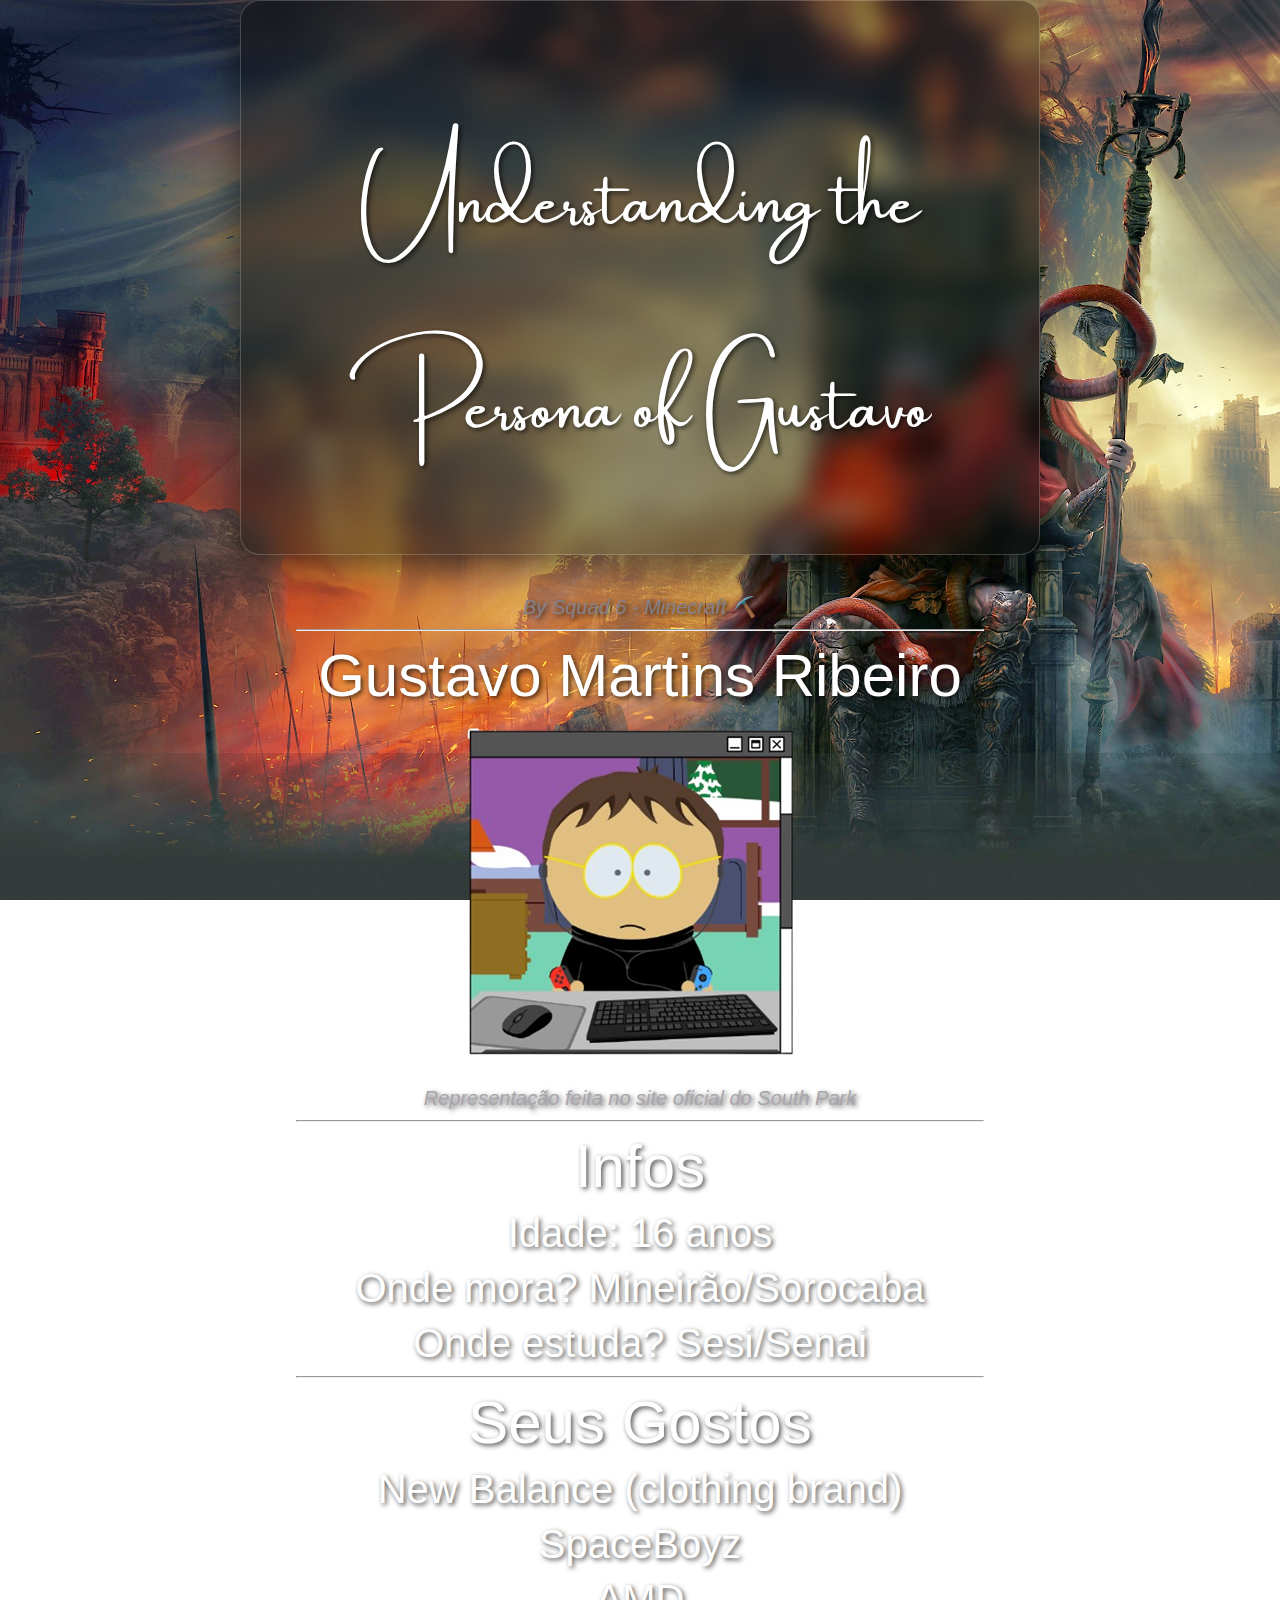
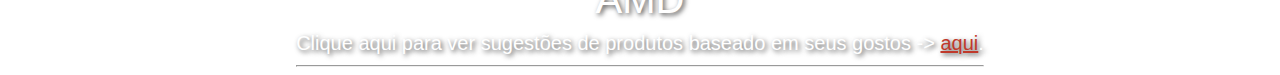
<file: index.html>
<!DOCTYPE html>
<html lang="pt-br">
<head>
    <meta charset="UTF-8">
    <meta name="viewport" content="width=device-width, initial-scale=1.0">
    <title>Persona Gustavo</title>
    <style>
        @font-face {
            font-family: 'Amsterdam Four';
            src: url('/fonts/Amsterdam.woff2') format('woff2'),
                 url('/fonts/Amsterdam.woff2') format('woff'); 
            font-weight: normal;
            font-style: normal;
            font-display: swap; 
        }

        body {
            background-image: url("/assest/1377443.jpg"); 
            background-repeat: no-repeat;
            background-size: cover;
            background-position: center center;
            background-attachment: fixed; 
            min-height: 100vh;
            margin: 0;
            display: flex;
            justify-content: center;
            align-items: center;
            font-family: Arial, sans-serif; 
            color: #ffffff;
            flex-direction: column; 
        }

        
        .titulo-elegante {
            font-family: 'Amsterdam Four', cursive; 
            font-size: 4rem; 
            font-weight: normal; 
            color: #ffffff;
            margin-bottom: 20px; 
            text-shadow: 2px 2px 5px rgba(0, 0, 0, 0.7);
        }

        .assinatura {
            font-family: 'Amsterdam Four', cursive;
            font-size: 1.8rem;
            color: #c0392b; 
            text-shadow: 1px 1px 3px rgba(0, 0, 0, 0.5); 
        }
        
        .card-borrado {
            background-color: rgba(0, 0, 0, 0.4); 
            padding: 40px;
            border-radius: 20px;
            text-align: center;
            box-shadow: 0 10px 40px rgba(0, 0, 0, 0.6); 
            backdrop-filter: blur(12px); 
            -webkit-backdrop-filter: blur(12px); 
            border: 1px solid rgba(255, 255, 255, 0.2); 
            max-width: 800px; 
            width: 90%; 
            box-sizing: border-box; 
        }

        .card-borrado p {
            font-size: 1.2rem;
            line-height: 1.8; 
            color: #e0e0e0; 
            margin-bottom: 15px; 
            text-shadow: 1px 1px 2px rgba(0, 0, 0, 0.6); 
        }

        .container-texto {
            margin-top: 30px;
            text-align: center;
        }

        .container-texto p {
            color: white;
            font-size: 70px;
            margin: 10px 0;
            text-shadow: 2px 2px 5px rgba(0, 0, 0, 0.7);
        }

        
        body {
            animation: fadeInAnimation ease 1s;
            animation-iteration-count: 1;
            animation-fill-mode: forwards;
        }

        @keyframes fadeInAnimation {
            0% {
                opacity: 0;
            }
            100% {
                opacity: 1;
            }
        }

        .fade-out {
            opacity: 0;
            transition: opacity 0.5s;
        }
        
    </style>
</head> 
<body>
    <div class="card-borrado">
        <h1 class="titulo-elegante">Understanding the Persona of Gustavo</h1>
    </div>

    <div class="container-texto">
        <p style="color: rgb(137, 130, 139); font-size: 20px;"><em>By Squad 6 - Minecraft ⛏️</em></p>
        <hr>
       <p style="color: white; font-size: 60px"> Gustavo Martins Ribeiro</p>
        <img src="/assest/image 4.png" >
        <p style="color: rgb(169, 165, 172); font-size: 20px;"><em>Representação feita no site oficial do South Park</em></p>
        <hr>

        <p style="color: white; font-size: 60px"> Infos</p>
        <p style="color: white; font-size: 40px"> Idade: 16 anos</p>
        <p style="color: white; font-size: 40px"> Onde mora? Mineirão/Sorocaba</p>
        <p style="color: white; font-size: 40px"> Onde estuda? Sesi/Senai</p>
        
        <hr>

        <p style="color: white; font-size: 60px"> Seus Gostos</p>
        <p style="color: white; font-size: 40px"> New Balance (clothing brand)</p>
        <p style="color: white; font-size: 40px"> SpaceBoyz </p>
        <p style="color: white; font-size: 40px"> AMD </p>

        <p style= "font-size: 20px">Clique aqui para ver sugestões de produtos baseado em seus gostos -> <a style="color:#c0392b" href="pag2.html">aqui</a>.</p>
        <hr>
    </div>

    <script>
    document.addEventListener('DOMContentLoaded', () => {
        const links = document.querySelectorAll('a');

        links.forEach(link => {
            link.addEventListener('click', function(e) {
                const href = this.getAttribute('href');

                if (href && !href.startsWith('#')) {
                    e.preventDefault();
                    document.body.classList.add('fade-out');
                    setTimeout(() => {
                        window.location.href = href;
                    }, 500);
                }
            });
        });
    });
    </script>
</body>
</html>
</file>
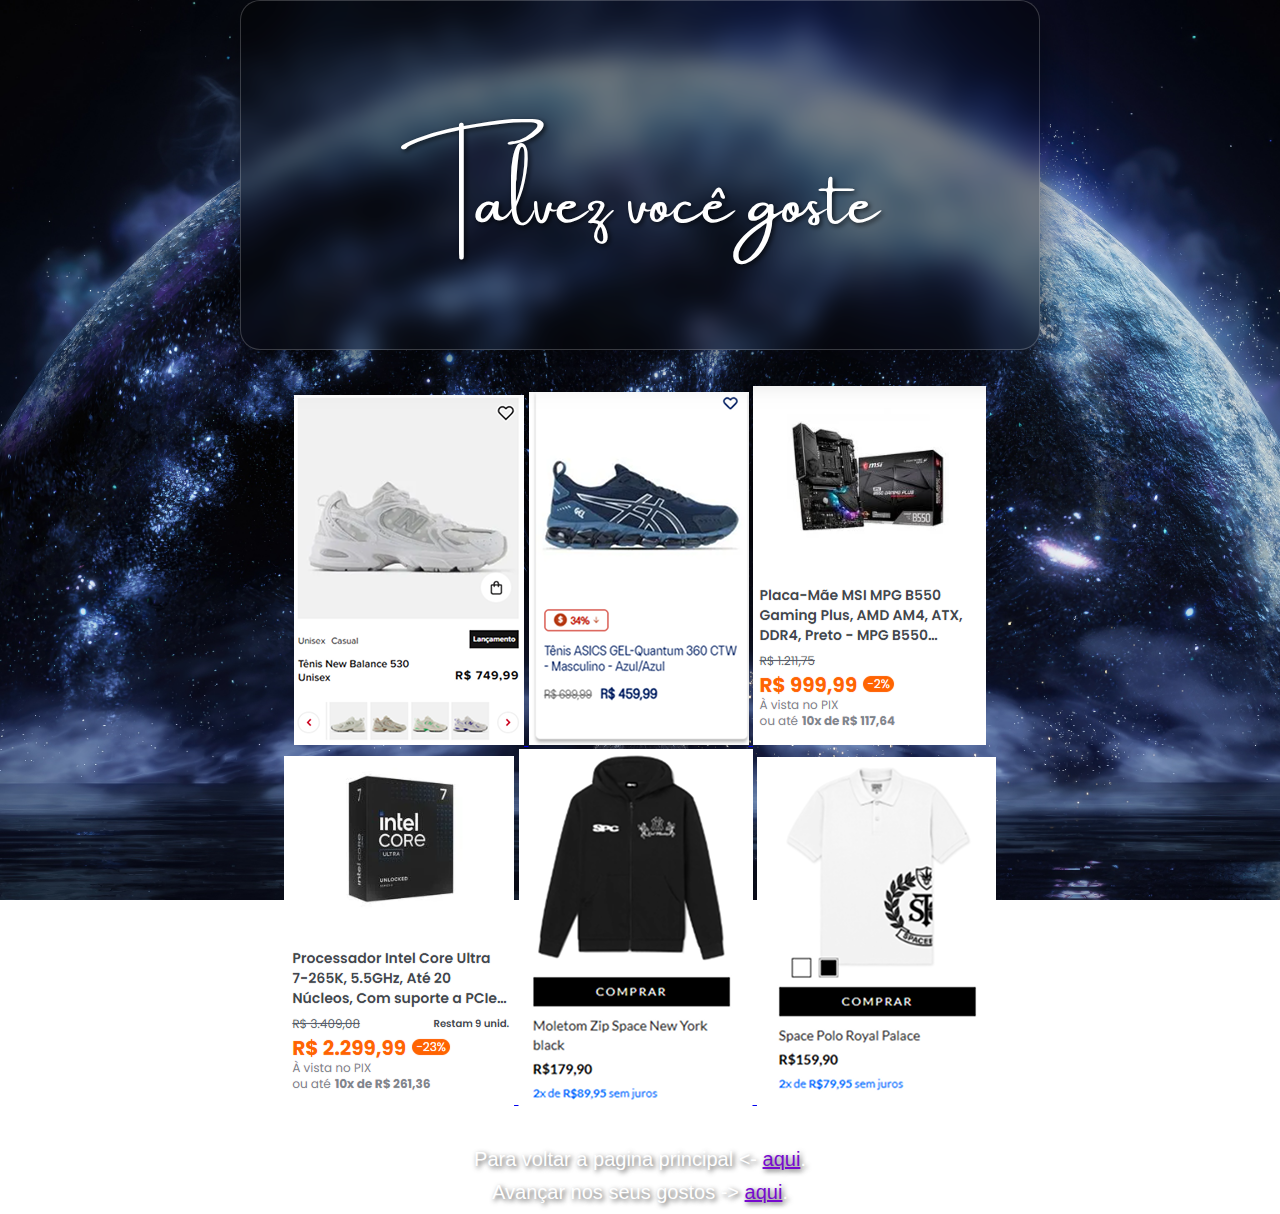
<file: pag2.html>
<!DOCTYPE html>
<html lang="pt-br">
<head>
    <meta charset="UTF-8">
    <meta name="viewport" content="width=device-width, initial-scale=1.0">
    <title>Persona Gustavo</title>
    <style>
        @font-face {
            font-family: 'Amsterdam Four';
            src: url('/fonts/Amsterdam.woff2') format('woff2'),
                 url('/fonts/Amsterdam.woff2') format('woff'); 
            font-weight: normal;
            font-style: normal;
            font-display: swap; 
        }

        body {
            background-image: url('assest/1311862.jpeg'); 
            background-repeat: no-repeat;
            background-size: cover;
            background-position: center center;
            background-attachment: fixed; 
            min-height: 100vh;
            margin: 0;
            display: flex;
            justify-content: center;
            align-items: center;
            font-family: Arial, sans-serif; 
            color: #ffffff;
            flex-direction: column; 
            animation: fadeInAnimation ease 1s;
            animation-iteration-count: 1;
            animation-fill-mode: forwards;
        }

        .titulo-elegante {
            font-family: 'Amsterdam Four', cursive; 
            font-size: 4rem; 
            font-weight: normal; 
            color: #ffffff;
            margin-bottom: 20px; 
            text-shadow: 2px 2px 5px rgba(0, 0, 0, 0.7);
        }

        .assinatura {
            font-family: 'Amsterdam Four', cursive;
            font-size: 1.8rem;
            color: #c0392b; 
            text-shadow: 1px 1px 3px rgba(0, 0, 0, 0.5); 
        }
        
        .card-borrado {
            background-color: rgba(0, 0, 0, 0.4); 
            padding: 40px;
            border-radius: 20px;
            text-align: center;
            box-shadow: 0 10px 40px rgba(0, 0, 0, 0.6); 
            backdrop-filter: blur(12px); 
            -webkit-backdrop-filter: blur(12px); 
            border: 1px solid rgba(255, 255, 255, 0.2); 
            max-width: 800px; 
            width: 90%; 
            box-sizing: border-box; 
        }

        .card-borrado p {
            font-size: 1.2rem;
            line-height: 1.8; 
            color: #e0e0e0; 
            margin-bottom: 15px; 
            text-shadow: 1px 1px 2px rgba(0, 0, 0, 0.6); 
        }

        .container-texto {
            margin-top: 30px;
            text-align: center;
        }

        .container-texto p {
            color: white;
            font-size: 70px;
            margin: 10px 0;
            text-shadow: 2px 2px 5px rgba(0, 0, 0, 0.7);
        }
        
        .imagem-com-espaco {
            float: left; 
            margin-right: 20px;
            margin-bottom: 10px; 
        }
        
        .clearfix::after {
            content: "";
            clear: both;
            display: table;
        }
        
        @keyframes fadeInAnimation {
            0% {
                opacity: 0;
            }
            100% {
                opacity: 1;
            }
        }

        .fade-out {
            opacity: 0;
            transition: opacity 0.5s;
        }

    </style>
</head> 
<body>
    <div class="card-borrado">
        <h1 class="titulo-elegante">Talvez você goste</h1>
    </div>
    
    <div class="clearfix">
        <br>
        <br>
       <a href="https://www.newbalance.com.br/tenis-new-balance-530-unisex-1285940/p" class="gallery-item">
            <img src="assest/image9.png" alt="Tênis New Balance 530">
        </a>
        <a href="https://www.asics.com.br/1201b018-002/p" class="gallery-item">
            <img src="assest/image10.png" alt="Tênis Asics">
        </a>
        <a href="https://www.kabum.com.br/produto/579500/kit-upgrade-amd-ryzen-7-5700-b550-gaming-plus-ddr4" class="gallery-item">
            <img src="assest/image11.png" alt="Kit Upgrade AMD Ryzen">
        </a>
    </div>

    <div class="gallery-row">
        <a href="https://www.kabum.com.br/produto/658023/processador-intel-core-ultra-7-265k-arrow-lake-3-9ghz-5-5ghz-turbo-20cores-20threads-lga-1851-video-integrado" class="gallery-item">
            <img src="assest/image12.png" alt="Processador Intel Core Ultra">
        </a>
        <a href="https://spaceboyz.com.br/produtos/moletom-zip-space-new-york-black/" class="gallery-item">
            <img src="assest/image13.png" alt="Moletom SpaceBoyz">
        </a>
        <a href="https://spaceboyz.com.br/produtos/space-polo-royal-palace/" class="gallery-item">
            <img src="assest/image14.png" alt="Polo SpaceBoyz">
        </a>
    </div>

    <div class="container-texto">
        <p style="font-size: 20px">Para voltar a pagina principal <- <a style="color:#770acf" href="index.html">aqui</a>.</p>
        <p style="font-size: 20px">Avançar nos seus gostos -> <a style="color:#770acf" href="pag3.html">aqui</a>.</p>
    </div>

    <script>
    document.addEventListener('DOMContentLoaded', () => {
        const links = document.querySelectorAll('a');

        links.forEach(link => {
            link.addEventListener('click', function(e) {
                const href = this.getAttribute('href');

                if (href && !href.startsWith('#')) {
                    e.preventDefault();
                    document.body.classList.add('fade-out');
                    setTimeout(() => {
                        window.location.href = href;
                    }, 500);
                }
            });
        });
    });
    </script>
</body>

</html>
</file>
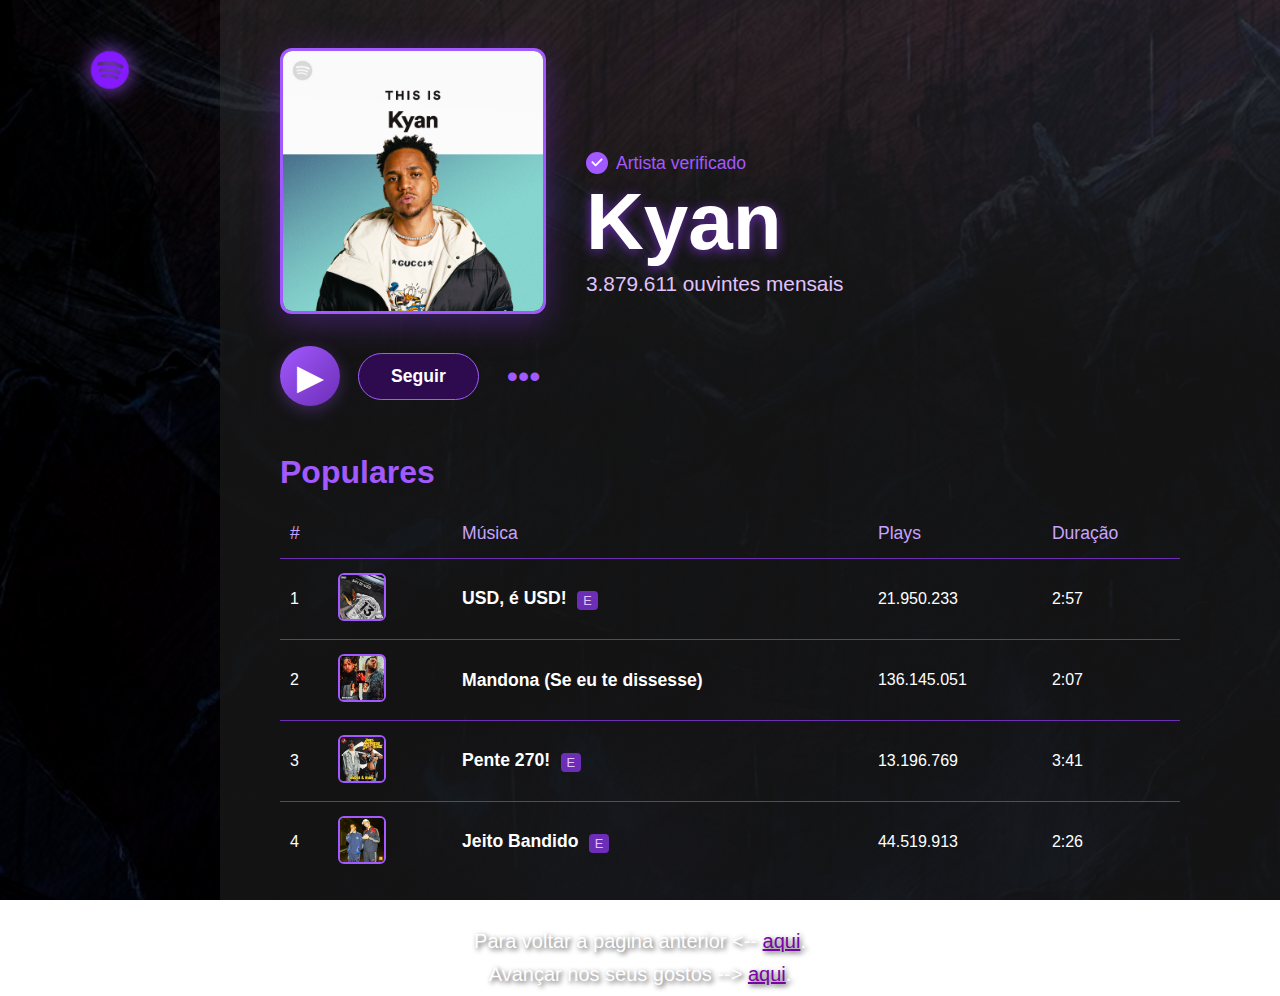
<file: pag3.html>
<!DOCTYPE html>
<html lang="pt-br">
<head>
    <meta charset="UTF-8">
    <meta name="viewport" content="width=device-width, initial-scale=1.0">
    <title>Kyan - Spotify</title>
    <link rel="stylesheet" href="style.css">
    <style>
        body {
            margin: 0;
            padding: 0;
            font-family: Arial, Helvetica, sans-serif;
            background: url('assest/fundospotify.png') no-repeat center center fixed;
            background-size: cover;
            min-height: 100vh;
            color: #fff;
        }
        .spotify-sidebar {
            position: fixed;
            left: 0;
            top: 0;
            width: 220px;
            height: 100vh;
            background: rgba(0,0,0,0.7);
            display: flex;
            align-items: flex-start;
            justify-content: center;
            z-index: 10;
        }
        .spotify-logo {
            margin-top: 40px;
            width: 60px;
            height: 60px;
            filter: drop-shadow(0 0 10px #a259ff);
        }
        .main-content {
            margin-left: 220px;
            padding: 0;
            min-height: 100vh;
            background: linear-gradient(to bottom, rgba(30,30,30,0.8) 0%, rgba(20,20,20,0.95) 40%);
        }
        .artist-header {
            display: flex;
            align-items: flex-end;
            gap: 40px;
            padding: 48px 0 0 60px;
        }
        .artist-img {
            width: 260px;
            height: 260px;
            border-radius: 12px;
            object-fit: cover;
            box-shadow: 0 8px 32px rgba(108,46,182,0.5);
            border: 3px solid #a259ff;
        }
        .artist-info {
            display: flex;
            flex-direction: column;
            justify-content: flex-end;
            height: 220px;
        }
        .verified {
            display: flex;
            align-items: center;
            gap: 8px;
            font-size: 1.1rem;
            color: #a259ff;
            margin-bottom: 8px;
        }
        .artist-name {
            font-size: 5rem;
            font-weight: bold;
            margin: 0 0 10px 0;
            line-height: 1;
            color: #fff;
            text-shadow: 0 2px 12px #6c2eb6;
        }
        .monthly-listeners {
            font-size: 1.3rem;
            color: #e0c3fc;
            margin-bottom: 18px;
        }
        .action-bar {
            display: flex;
            align-items: center;
            gap: 18px;
            margin: 32px 0 0 60px;
        }
        .play-btn-big {
            background: linear-gradient(135deg, #a259ff 0%, #6c2eb6 100%);
            border: none;
            border-radius: 50%;
            width: 60px;
            height: 60px;
            display: flex;
            align-items: center;
            justify-content: center;
            color: #fff;
            font-size: 2.2rem;
            cursor: pointer;
            box-shadow: 0 4px 16px rgba(162,89,255,0.3);
            transition: background 0.2s;
            text-decoration: none; /* ADICIONADO AQUI PARA GARANTIR */
        }
        .play-btn-big:hover {
            background: linear-gradient(135deg, #b47cff 0%, #a259ff 100%);
        }
        .follow-btn {
            background: #2d0b4e;
            color: #fff;
            border: none;
            border-radius: 30px;
            padding: 12px 32px;
            font-size: 1.1rem;
            font-weight: bold;
            cursor: pointer;
            transition: background 0.2s;
            border: 1px solid #a259ff;
        }
        .follow-btn:hover {
            background: #6c2eb6;
        }
        .dots-btn {
            background: none;
            border: none;
            color: #a259ff;
            font-size: 2rem;
            cursor: pointer;
            padding: 0 10px;
        }
        .popular {
            margin: 48px 0 0 60px;
            max-width: 900px;
        }
        .popular-title {
            font-size: 2rem;
            font-weight: bold;
            margin-bottom: 18px;
            color: #a259ff;
        }
        .song-list {
            width: 100%;
            border-collapse: collapse;
        }
        .song-list th, .song-list td {
            padding: 14px 10px;
            text-align: left;
        }
        .song-list th {
            color: #c7a3ff;
            font-weight: normal;
            font-size: 1.1rem;
        }
        .song-list tr {
            border-bottom: 1px solid #6c2eb6;
        }
        .song-list tr:last-child {
            border-bottom: none;
        }
        .song-thumb {
            width: 44px;
            height: 44px;
            border-radius: 6px;
            object-fit: cover;
            margin-right: 10px;
            border: 2px solid #a259ff;
        }
        .song-title {
            font-weight: bold;
            font-size: 1.1rem;
            color: #fff;
        }
        .song-explicit {
            display: inline-block;
            background: #6c2eb6;
            color: #e0c3fc;
            font-size: 0.8rem;
            border-radius: 4px;
            padding: 2px 6px;
            margin-left: 6px;
            vertical-align: middle;
        }
        .container-texto {
            margin-top: 30px;
            text-align: center;
        }
        .container-texto p {
            color: white;
            font-size: 20px;
            margin: 10px 0;
            text-shadow: 2px 2px 5px rgba(0, 0, 0, 0.7);
        }
        @media (max-width: 900px) {
            .main-content {
                margin-left: 0;
                padding: 0;
            }
            .spotify-sidebar {
                display: none;
            }
            .artist-header, .action-bar, .popular {
                padding-left: 5vw;
            }
        }
        body {
            animation: fadeInAnimation ease 1s;
            animation-iteration-count: 1;
            animation-fill-mode: forwards;
        }
        @keyframes fadeInAnimation {
            0% {
                opacity: 0;
            }
            100% {
                opacity: 1;
            }
        }
        .fade-out {
            opacity: 0;
            transition: opacity 0.5s;
        }
    </style>
</head>
<body>
    <div class="spotify-sidebar">
        <img src="assest/spotifyroxo.png" alt="Spotify Logo" class="spotify-logo">
    </div>
    <div class="main-content">
        <div class="artist-header">
            <img src="assest/kyan.jpg" alt="Kyan artist" class="artist-img">
            <div class="artist-info">
                <div class="verified">
                    <svg width="22" height="22" viewBox="0 0 24 24" fill="#a259ff" style="vertical-align:middle;"><circle cx="12" cy="12" r="12" fill="#a259ff"/><path d="M17 8l-6.5 6.5L7 11" stroke="#fff" stroke-width="2" stroke-linecap="round" stroke-linejoin="round"/></svg>
                    Artista verificado
                </div>
                <div class="artist-name">Kyan</div>
                <div class="monthly-listeners">3.879.611 ouvintes mensais</div>
            </div>
        </div>
        <div class="action-bar">
            <a href="https://open.spotify.com/intl-pt/artist/05qCf6M7E7AxizHVmrcPqh" class="play-btn-big">▶</a>
            
            <button class="follow-btn">Seguir</button>
            <button class="dots-btn">•••</button>
        </div>
        <div class="popular">
            <div class="popular-title">Populares</div>
            <table class="song-list">
                <tr>
                    <th>#</th>
                    <th></th>
                    <th>Música</th>
                    <th>Plays</th>
                    <th>Duração</th>
                </tr>
                <tr>
                    <td>1</td>
                    <td>
                        <img src="assest/usd.jpeg" alt="USD, é USD!" class="song-thumb">
                    </td>
                    <td>
                        <span class="song-title">USD, é USD!</span>
                        <span class="song-explicit">E</span>
                    </td>
                    <td>21.950.233</td>
                    <td>2:57</td>
                </tr>
                <tr>
                    <td>2</td>
                    <td>
                        <img src="assest/mandona.jpeg" alt="Mandona" class="song-thumb">
                    </td>
                    <td>
                        <span class="song-title">Mandona (Se eu te dissesse)</span>
                    </td>
                    <td>136.145.051</td>
                    <td>2:07</td>
                </tr>
                <tr>
                    <td>3</td>
                    <td>
                        <img src="assest/pente.jpeg" alt="Pente 270!" class="song-thumb">
                    </td>
                    <td>
                        <span class="song-title">Pente 270!</span>
                        <span class="song-explicit">E</span>
                    </td>
                    <td>13.196.769</td>
                    <td>3:41</td>
                </tr>
                <tr>
                    <td>4</td>
                    <td>
                        <img src="assest/jeito.jpg" alt="Jeito Bandido" class="song-thumb">
                    </td>
                    <td>
                        <span class="song-title">Jeito Bandido</span>
                        <span class="song-explicit">E</span>
                    </td>
                    <td>44.519.913</td>
                    <td>2:26</td>
                </tr>
            </table>
        </div>
    </div>
     <div class="container-texto">
        <p style="font-size: 20px">Para voltar a pagina anterior <-- <a style="color:#7704a5" href="pag2.html">aqui</a>.</p>
        <p style="font-size: 20px">Avançar nos seus gostos --> <a style="color:#7704a5" href="pag4.html">aqui</a>.</p>
    </div>

    <script>
    document.addEventListener('DOMContentLoaded', () => {
        const links = document.querySelectorAll('a');

        links.forEach(link => {
            link.addEventListener('click', function(e) {
                const href = this.getAttribute('href');

                if (href && !href.startsWith('#')) {
                    e.preventDefault();
                    document.body.classList.add('fade-out');
                    setTimeout(() => {
                        window.location.href = href;
                    }, 500);
                }
            });
        });
    });
    </script>
    
</body>
</html>
</file>
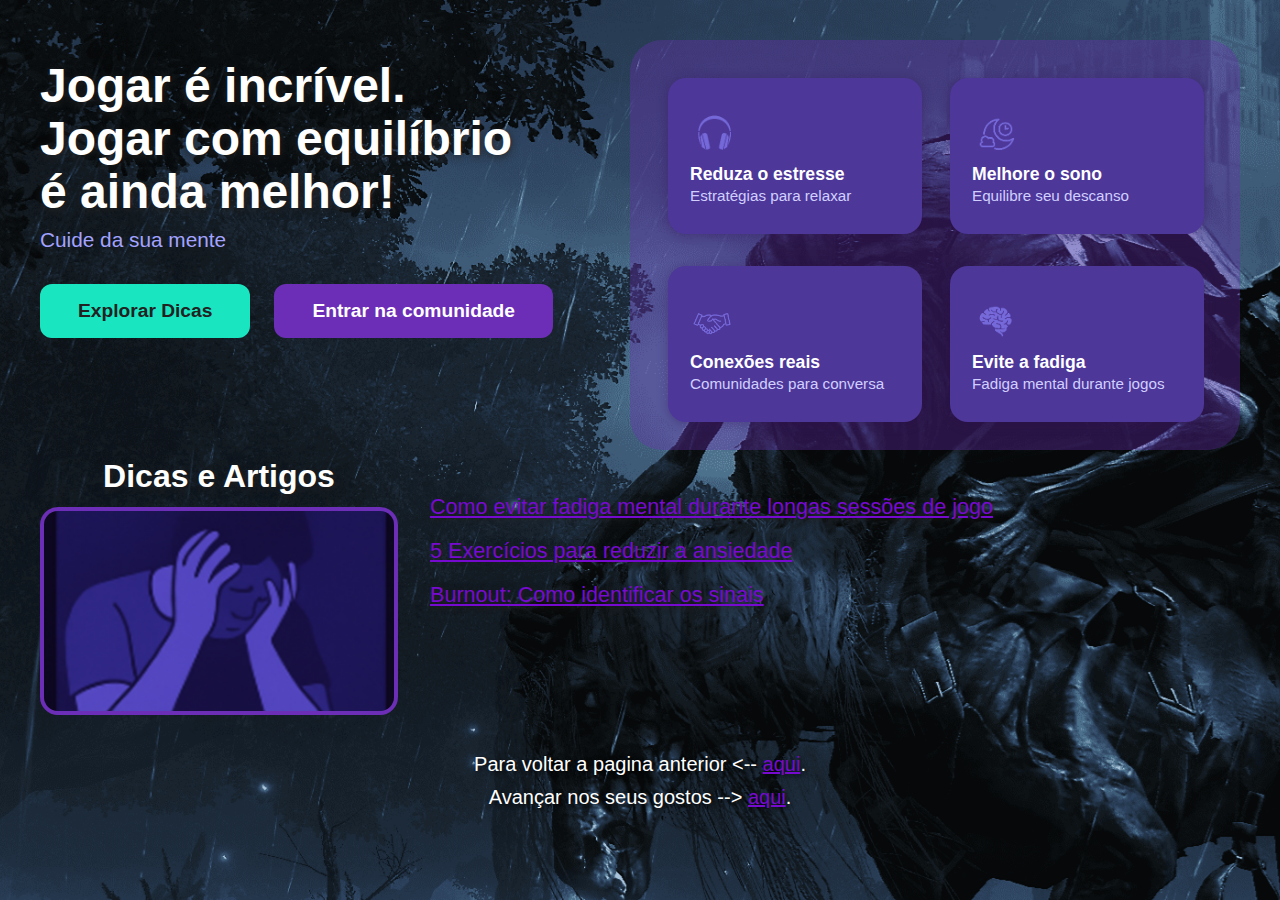
<file: pag4.html>
<!DOCTYPE html>
<html lang="pt-br">
<head>
    <meta charset="UTF-8">
    <title>Equilíbrio nos Jogos</title>
    <meta name="viewport" content="width=device-width, initial-scale=1.0">
    <style>
        body {
            margin: 0;
            padding: 0;
            font-family: 'Arial Black', Arial, Helvetica, sans-serif;
            background: url('assest/12149281.png') no-repeat center center fixed;
            background-size: cover;
            color: #fff;
        }
        .container {
            max-width: 1200px;
            margin: 0 auto;
            padding-top: 60px;
            position: relative;
        }
        .headline {
            font-size: 3rem;
            font-weight: bold;
            line-height: 1.1;
            margin-bottom: 10px;
            text-shadow: 0 2px 8px #222;
        }
        .subtitle {
            color: #a3a3ff;
            font-size: 1.3rem;
            margin-bottom: 32px;
        }
        .btn-group {
            display: flex;
            gap: 24px;
            margin-bottom: 50px;
        }
        .btn {
            padding: 16px 38px;
            font-size: 1.2rem;
            font-weight: bold;
            border-radius: 12px;
            border: none;
            cursor: pointer;
            transition: filter 0.2s;
        }
        .btn a {
            text-decoration: none;
            color: inherit;
        }
        .btn-explorar {
            background: #19e6c1;
            color: #222;
        }
        .btn-comunidade {
            background: #6c2eb6;
            color: #fff;
        }
        .btn:hover {
            filter: brightness(0.9);
        }
        .benefits-box {
            position: absolute;
            top: 40px;
            right: 0;
            width: 610px;
            background: rgba(108,46,182,0.35);
            border-radius: 32px;
            padding: 38px 38px 28px 38px;
            display: grid;
            grid-template-columns: 1fr 1fr;
            grid-template-rows: 1fr 1fr;
            gap: 32px 28px;
            box-sizing: border-box;
        }
        .benefit {
            background: #4d3799;
            border-radius: 18px;
            width: 210px;
            height: 120px;
            display: flex;
            flex-direction: column;
            align-items: flex-start;
            justify-content: center;
            padding: 18px 22px;
            color: #fff;
            box-shadow: 0 2px 12px #2d0b4e55;
        }
        .benefit-icon {
            margin-bottom: 8px;
            width: 48px;
            height: 48px;
            object-fit: contain;
        }
        .benefit-title {
            font-weight: bold;
            font-size: 1.1rem;
            margin-bottom: 2px;
        }
        .benefit-desc {
            font-size: 0.95rem;
            color: #d1cfff;
        }
        .articles-section {
            display: flex;
            align-items: flex-start;
            gap: 32px;
            margin-top: 120px;
        }
        .articles-img-box {
            display: flex;
            flex-direction: column;
            align-items: center;
        }
        .articles-title {
            font-size: 2rem;
            font-weight: bold;
            margin-bottom: 12px;
            color: #fff;
            text-shadow: 0 2px 8px #222;
        }
        .articles-img {
            width: 350px;
            height: 200px;
            border-radius: 18px;
            background: #4d3799;
            display: flex;
            align-items: center;
            justify-content: center;
            margin-bottom: 8px;
            border: 4px solid #6c2eb6;
        }
        .articles-img img {
            border-radius: 14px;
        }
        .articles-list {
            margin-top: 18px;
        }
        .articles-list p {
            font-size: 1.35rem;
            margin: 0 0 18px 0;
            color: #fff;
            text-shadow: 0 2px 8px #222;
        }
        .articles-list p a {
            color: #a3a3ff;
            text-decoration: underline;
        }
        @media (max-width: 1100px) {
            .benefits-box {
                position: static;
                width: 100%;
                margin-bottom: 32px;
            }
            .container {
                padding: 24px;
            }
            .articles-section {
                flex-direction: column;
                gap: 18px;
            }
        }
        @media (max-width: 700px) {
            .headline {
                font-size: 2rem;
            }
            .benefits-box {
                padding: 18px;
            }
            .benefit {
                width: 100%;
                min-width: 160px;
                height: auto;
            }
            .articles-img {
                width: 100%;
                height: auto;
            }
        }
        .container-texto {
            margin-top: 30px;
            text-align: center;
        }
        .container-texto p {
            color: white;
            font-size: 20px;
            margin: 10px 0;
            text-shadow: 2px 2px 5px rgba(0, 0, 0, 0.7);
        }
        body {
            animation: fadeInAnimation ease 1s;
            animation-iteration-count: 1;
            animation-fill-mode: forwards;
        }
        @keyframes fadeInAnimation {
            0% {
                opacity: 0;
            }
            100% {
                opacity: 1;
            }
        }
        .fade-out {
            opacity: 0;
            transition: opacity 0.5s;
        }
    </style>
</head>
<body>
    <div class="container">
        <div class="headline">
            Jogar é incrível.<br>
            Jogar com equilíbrio<br>
            é ainda melhor!
        </div>
        <div class="subtitle">Cuide da sua mente</div>
        <div class="btn-group">
            <button class="btn btn-explorar"><a href="https://gamehall.com.br/setembro-amarelo-7-cuidados-para-a-saude-mental-de-streamers-e-gamers/">Explorar Dicas</a></button>
            <button class="btn btn-comunidade"><a href="https://gsvchat.org/?gad_source=1&gad_campaignid=20345740250&gbraid=0AAAAAp2Z04zdDqe8XXukFcncPJvfgmTIv&gclid=Cj0KCQjw_rPGBhCbARIsABjq9ccSsWAEWQHXhs_AJ6Z5Ghap06SjTFD2Kkh0dD0iH3_kTBmNqkRAdSkaAqUHEALw_wcB">Entrar na comunidade</a></button>
        </div>
        <div class="benefits-box">
            <div class="benefit">
                <img src="assest/headphone.png" alt="Reduza o estresse" class="benefit-icon">
                <div class="benefit-title">Reduza o estresse</div>
                <div class="benefit-desc">Estratégias para relaxar</div>
            </div>
            <div class="benefit">
                <img src="assest/moon.png" alt="Melhore o sono" class="benefit-icon">
                <div class="benefit-title">Melhore o sono</div>
                <div class="benefit-desc">Equilibre seu descanso</div>
            </div>
            <div class="benefit">
                <img src="assest/handshake.png" alt="Conexões reais" class="benefit-icon">
                <div class="benefit-title">Conexões reais</div>
                <div class="benefit-desc">Comunidades para conversa</div>
            </div>
            <div class="benefit">
                <img src="assest/brain.png" alt="Evite a fadiga" class="benefit-icon">
                <div class="benefit-title">Evite a fadiga</div>
                <div class="benefit-desc">Fadiga mental durante jogos</div>
            </div>
        </div>
        <div class="articles-section">
            <div class="articles-img-box">
                <div class="articles-title">Dicas e Artigos</div>
                <div class="articles-img">
                    <img src="assest/image16.png" alt="Artigos e Dicas" style="width: 100%; height: 100%; object-fit: cover;">
                </div>
            </div>
            <div class="articles-list">
                <br>
                <p><a style="color:#770acf" href="https://www.gov.br/saude/pt-br/assuntos/saude-de-a-a-z/s/sindrome-de-burnout">Como evitar fadiga mental durante longas sessões de jogo</a></p>
                <p><a style="color:#770acf" href="https://www.uai.com.br/uainoticias/2025/09/18/os-5-exercicios-mais-eficazes-para-relaxar-e-reduzir-a-ansiedade-em-minutos/">5 Exercícios para reduzir a ansiedade</a></p>
                <p><a style="color:#770acf" href="https://www.gov.br/saude/pt-br/assuntos/saude-de-a-a-z/s/sindrome-de-burnout">Burnout: Como identificar os sinais</a></p>
            </div>
        </div>
    </div>
    <div class="container-texto">
        <p style="font-size: 20px">Para voltar a pagina anterior <-- <a style="color:#770acf" href="pag3.html">aqui</a>.</p>
        <p style="font-size: 20px">Avançar nos seus gostos --> <a style="color:#770acf" href="pag5.html">aqui</a>.</p>
    </div>

    <script>
    document.addEventListener('DOMContentLoaded', () => {
        const links = document.querySelectorAll('a');
        links.forEach(link => {
            link.addEventListener('click', function(e) {
                const href = this.getAttribute('href');
                if (href && !href.startsWith('#')) {
                    e.preventDefault();
                    document.body.classList.add('fade-out');
                    setTimeout(() => {
                        window.location.href = href;
                    }, 500);
                }
            });
        });
    });
    </script>

</body>
</html>
</file>
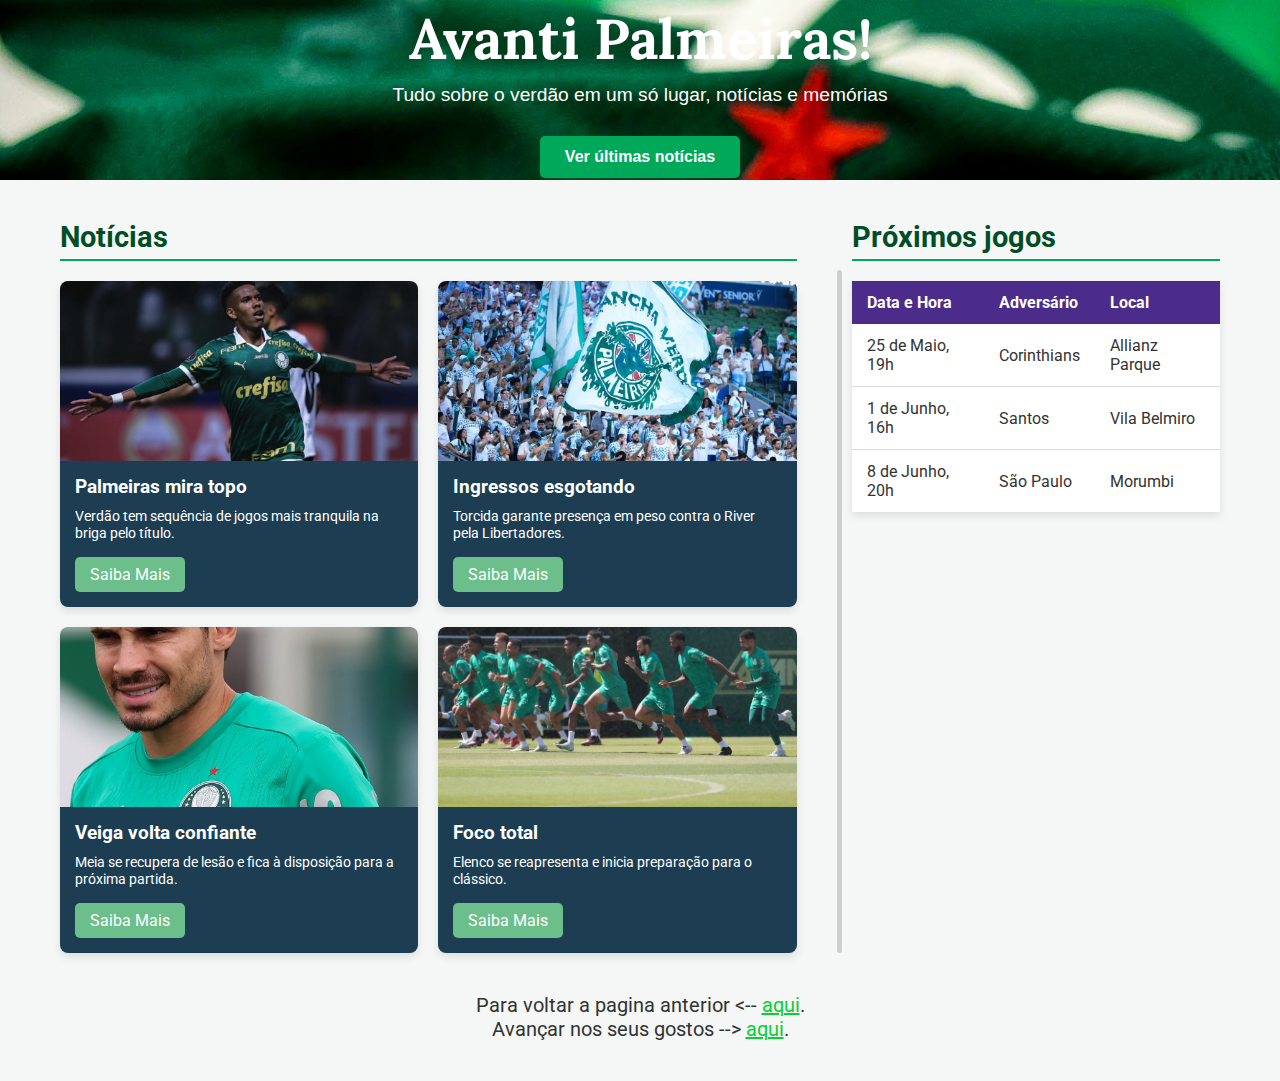
<file: pag5.html>
<!DOCTYPE html>
<html lang="pt-BR">
<head>
    <meta charset="UTF-8">
    <meta name="viewport" content="width=device-width, initial-scale=1.0">
    <title>Avanti Palmeiras!</title>
    
    <link rel="preconnect" href="https://fonts.googleapis.com">
    <link rel="preconnect" href="https://fonts.gstatic.com" crossorigin>
    <link href="https://fonts.googleapis.com/css2?family=Lora:wght@700&family=Roboto:wght@400;500&display=swap" rel="stylesheet">

    <style>
        
        * {
            margin: 0;
            padding: 0;
            box-sizing: border-box;
        }

        body {
            font-family: 'Roboto', sans-serif;
            background-color: #f4f7f6; 
            color: #333;
        }

        h1, h2, h3 {
            color: #004d26; 
        }

        
        .hero {
            background-image: url("/assest/INST_SemPatch_SITE_1500.jpg"); 
            background-repeat: no-repeat;
            background-size: cover;
            background-position: center center;
            background-attachment: fixed; 
            min-height: 20vh;
            margin: 0;
            display: flex;
            flex-direction: column; 
            justify-content: center;
            align-items: center;
            font-family: Arial, sans-serif; 
        }

        .hero h1 {
            font-family: 'Lora', serif; 
            font-size: 3.5rem;
            color: #fff;
        }

        .hero p {
            text-align: center; /* Corrigido */
            color: #fff; /* Adicionado para melhor visibilidade */
            font-size: 1.2rem;
            margin: 10px 0 30px;
        }

        .btn-principal {
            background-color: #00a859; 
            color: #fff;
            padding: 12px 25px;
            text-decoration: none;
            border-radius: 5px;
            font-weight: bold;
            transition: background-color 0.3s ease;
        }

        .btn-principal:hover {
            background-color: #008f4b; 
        }

        
        main {
            padding-top: 40px;
            padding-bottom: 40px;
        }

        .container {
            max-width: 1200px;
            margin: 0 auto; 
            padding: 0 20px;
            display: flex;
            gap: 40px; 
        }

        .noticias {
            flex: 2; 
        }

        .proximos-jogos {
            flex: 1;
        }

        h2 {
            font-size: 1.8rem;
            margin-bottom: 20px;
            border-bottom: 2px solid #00a859;
            padding-bottom: 5px;
        }

        .grid-noticias {
            display: grid;
            grid-template-columns: 1fr 1fr;
            gap: 20px;
        }

        .card {
            background-color: #fff;
            border-radius: 8px;
            box-shadow: 0 4px 8px rgba(0,0,0,0.1);
            overflow: hidden;
            display: flex;
            flex-direction: column;
        }

        .card img {
            width: 100%;
            height: 180px;
            object-fit: cover;
        }

        .card-content {
            padding: 15px;
            background-color: #1c3d52;
            color: #fff;
            flex-grow: 1;
            display: flex;
            flex-direction: column;
            justify-content: space-between;
        }

        .card-content h3 {
            color: #fff;
            margin-bottom: 10px;
        }

        .card-content p {
            font-size: 0.9rem;
            margin-bottom: 15px;
        }

        .btn-card {
            background-color: #6cbe8a;
            color: #fff;
            padding: 8px 15px;
            text-decoration: none;
            border-radius: 5px;
            text-align: center;
            align-self: flex-start;
            transition: background-color 0.3s ease;
        }

        .btn-card:hover {
            background-color: #5aa777;
        }

        .proximos-jogos {
            position: relative;
            padding-left: 15px;
        }

        .proximos-jogos::before {
            content: '';
            position: absolute;
            left: 0;
            top: 50px;
            width: 5px;
            height: calc(100% - 50px);
            background-color: #cecece;
            border-radius: 5px;
        }

        table {
            width: 100%;
            border-collapse: collapse;
            box-shadow: 0 4px 8px rgba(0,0,0,0.1);
        }

        th, td {
            padding: 12px 15px;
            text-align: left;
        }

        thead {
            background-color: #4b2c8a;
            color: #fff;
        }

        tbody tr {
            background-color: #fff;
            border-bottom: 1px solid #ddd;
        }

        tbody tr:last-child {
            border-bottom: none;
        }

        @media (max-width: 768px) {
            .container {
                flex-direction: column;
            }

            .grid-noticias {
                grid-template-columns: 1fr;
            }

            .hero h1 {
                font-size: 2.5rem;
            }
        }

         body {
            animation: fadeInAnimation ease 1s;
            animation-iteration-count: 1;
            animation-fill-mode: forwards;
        }

        @keyframes fadeInAnimation {
            0% {
                opacity: 0;
            }
            100% {
                opacity: 1;
            }
        }

        .fade-out {
            opacity: 0;
            transition: opacity 0.5s;
        }
        
    </style>
</head>
<body>

    <header class="hero">
        <h1>Avanti Palmeiras!</h1>
        <p>Tudo sobre o verdão em um só lugar, notícias e memórias</p>
        <a href="https://www.palmeiras.com.br/" class="btn-principal">Ver últimas notícias</a>
    </header>

    <main>
        <div class="container">
            
            <section class="noticias">
                <h2>Notícias</h2>
                <div class="grid-noticias">
                    <article class="card">
                        <img src="/assest/Palmeiras-Liverpool-Libertadores-Estevao-scaled-aspect-ratio-512-320-1024x640.jpg" alt="Jogadores do Palmeiras comemorando">
                        <div class="card-content">
                            <h3>Palmeiras mira topo</h3>
                            <p>Verdão tem sequência de jogos mais tranquila na briga pelo título.</p>
                            <a href="https://portaldopalestra.com.br/noticias-do-palmeiras/?gad_source=1&gad_campaignid=22973704944&gbraid=0AAAABAqrARy0ipBpPQeWkjAWbDS-siPXN#google_vignette" class="btn-card">Saiba Mais</a>
                        </div>
                    </article>
                    <article class="card">
                        <img src="/assest/untitled-design-15.jpg" alt="Torcida do Palmeiras no estádio">
                         <div class="card-content">
                            <h3>Ingressos esgotando</h3>
                            <p>Torcida garante presença em peso contra o River pela Libertadores.</p>
                            <a href="https://portaldopalestra.com.br/noticias-do-palmeiras/?gad_source=1&gad_campaignid=22973704944&gbraid=0AAAABAqrARy0ipBpPQeWkjAWbDS-siPXN#google_vignette" class="btn-card">Saiba Mais</a>
                        </div>
                    </article>
                    <article class="card">
                        <img src="/assest/raphael-veiga-do-palmeiras-durante-treino-1746205857712_v2_3x4.jpg" alt="Jogador Raphael Veiga sorrindo">
                         <div class="card-content">
                            <h3>Veiga volta confiante</h3>
                            <p>Meia se recupera de lesão e fica à disposição para a próxima partida.</p>
                            <a href="https://portaldopalestra.com.br/noticias-do-palmeiras/?gad_source=1&gad_campaignid=22973704944&gbraid=0AAAABAqrARy0ipBpPQeWkjAWbDS-siPXN#google_vignette" class="btn-card">Saiba Mais</a>
                        </div>
                    </article>
                    <article class="card">
                        <img src="/assest/07032025_cg_palmeiras_5206_3.jpg"alt="Jogadores do Palmeiras treinando">
                        <div class="card-content">
                            <h3>Foco total</h3>
                            <p>Elenco se reapresenta e inicia preparação para o clássico.</p>
                            <a href="https://portaldopalestra.com.br/noticias-do-palmeiras/?gad_source=1&gad_campaignid=22973704944&gbraid=0AAAABAqrARy0ipBpPQeWkjAWbDS-siPXN#google_vignette" class="btn-card">Saiba Mais</a>
                        </div>
                    </article>
                </div>
            </section>

            <aside class="proximos-jogos">
                <h2>Próximos jogos</h2>
                <table>
                    <thead>
                        <tr>
                            <th>Data e Hora</th>
                            <th>Adversário</th>
                            <th>Local</th>
                        </tr>
                    </thead>
                    <tbody>
                        <tr>
                            <td>25 de Maio, 19h</td>
                            <td>Corinthians</td>
                            <td>Allianz Parque</td>
                        </tr>
                        <tr>
                            <td>1 de Junho, 16h</td>
                            <td>Santos</td>
                            <td>Vila Belmiro</td>
                        </tr>
                        <tr>
                            <td>8 de Junho, 20h</td>
                            <td>São Paulo</td>
                            <td>Morumbi</td>
                        </tr>
                    </tbody>
                </table>
            </aside>

        </div>
            <div class="container-texto" style="text-align: center; margin-top: 40px;">
        <p style="font-size: 20px">Para voltar a pagina anterior <-- <a style="color:#0acf35" href="pag4.html">aqui</a>.</p>
        <p style="font-size: 20px">Avançar nos seus gostos --> <a style="color:#0acf35" href="pag6.html">aqui</a>.</p>
    </div>
    </main>
    <script>
    document.addEventListener('DOMContentLoaded', () => {
        const links = document.querySelectorAll('a');

        links.forEach(link => {
            link.addEventListener('click', function(e) {
                const href = this.getAttribute('href');

                if (href && !href.startsWith('#')) {
                    e.preventDefault();
                    document.body.classList.add('fade-out');
                    setTimeout(() => {
                        window.location.href = href;
                    }, 500);
                }
            });
        });
    });
    </script>
</body>
</html>
</file>
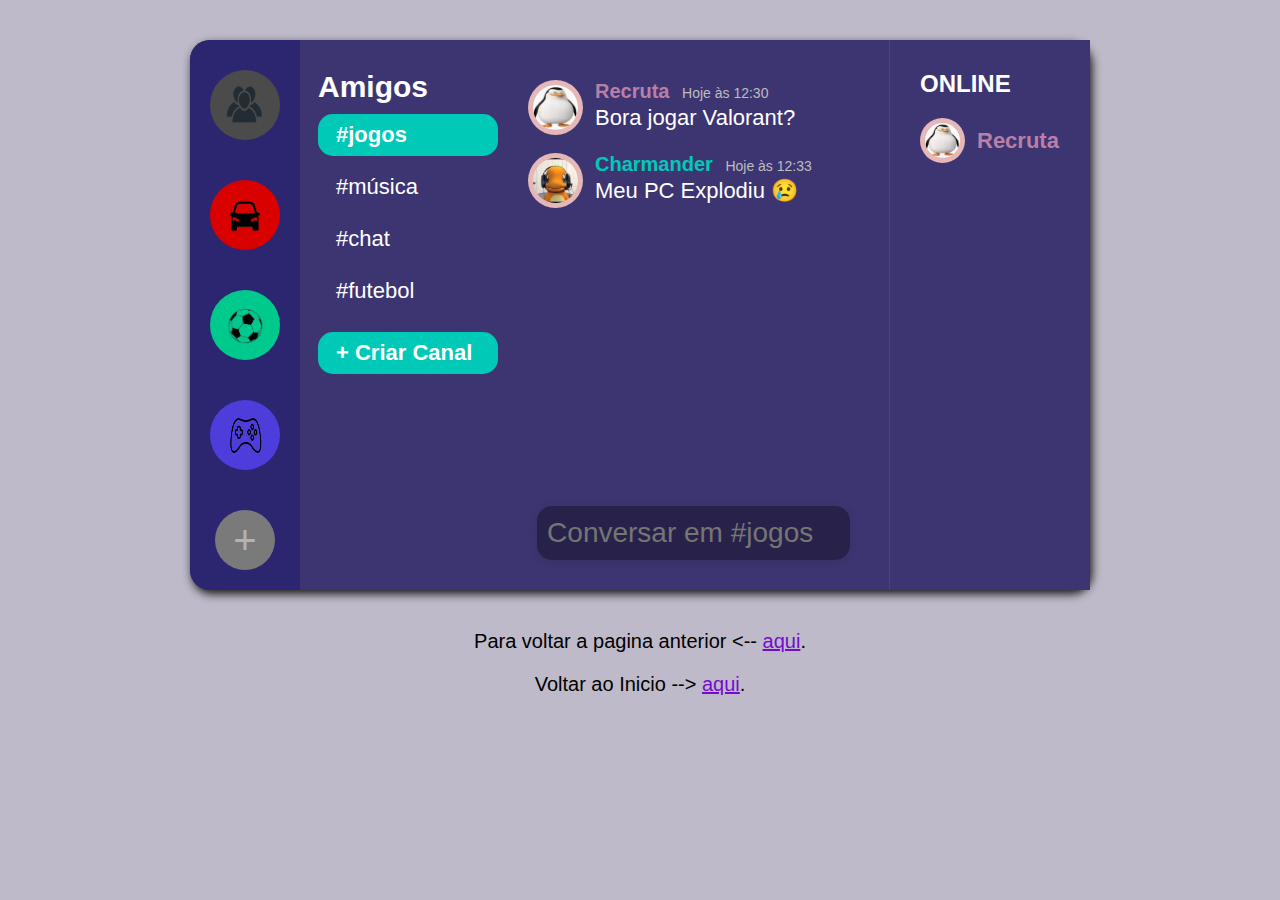
<file: pag6.html>
<!DOCTYPE html>
<html lang="pt-br">
<head>
    <meta charset="UTF-8">
    <title>Persona Gustavo</title>
    <style>
        body {
            background: #bfbac9;
            margin: 0;
            font-family: 'Segoe UI', Arial, sans-serif;
        }
        .container {
            background: #3d3572;
            border-radius: 20px;
            width: 900px;
            height: 550px;
            margin: 40px auto;
            display: flex;
            box-shadow: 2px 4px 10px #181818;
            position: relative;
        }
        .sidebar {
            background: #2c2670;
            width: 110px;
            border-top-left-radius: 20px;
            border-bottom-left-radius: 20px;
            display: flex;
            flex-direction: column;
            align-items: center;
            padding-top: 30px;
            gap: 30px;
            position: relative;
        }
        .sidebar-icon {
            width: 70px;
            height: 70px;
            border-radius: 50%;
            background: #4b4b4b;
            display: flex;
            align-items: center;
            justify-content: center;
            margin-bottom: 10px;
        }
        .sidebar-icon img {
            width: 40px;
            height: 40px;
        }
        .sidebar-btn {
            width: 60px;
            height: 60px;
            border-radius: 50%;
            background: #7a7a7a;
            display: flex;
            align-items: center;
            justify-content: center;
            font-size: 40px;
            color: #b3b3b3;
            margin-top: auto;
            margin-bottom: 20px;
            cursor: pointer;
        }
        .sidebar .car { background: #d90000; }
        .sidebar .soccer { background: #00c98d; }
        .sidebar .game { background: #4d3edb; }
        .channels {
            background: none;
            width: 180px; 
            padding: 30px 0 0 18px; 
            color: #fff;
            font-size: 22px;
            font-weight: 500;
            position: relative;
        }
        .channels-title {
            font-size: 30px;
            font-weight: bold;
            color: #fff;
            margin-bottom: 10px;
        }
        .channel-list {
            margin-top: 10px;
            display: flex;
            flex-direction: column;
            gap: 10px;
        }
        .channel {
            padding: 8px 18px;
            border-radius: 15px;
            background: none;
            color: #fff;
            font-size: 22px;
            cursor: pointer;
            transition: background 0.2s;
        }
        .channel.active {
            background: #00c9b7;
            color: #fff;
            font-weight: bold;
        }
        .channel.create {
            background: #00c9b7;
            color: #fff;
            font-weight: bold;
            margin-top: 10px;
        }
        .main {
            flex: 1;
            display: flex;
            flex-direction: column;
            position: relative;
        }
        .chat-area {
            flex: 1;
            display: flex;
            flex-direction: column;
            justify-content: flex-end;
            padding: 0 0 30px 0;
        }
        .chat-messages {
            flex: 1;
            padding: 40px 0 0 30px;
            display: flex;
            flex-direction: column;
            gap: 18px;
        }
        .message {
            display: flex;
            align-items: flex-start;
            gap: 12px;
        }
        .avatar {
            width: 55px;
            height: 55px;
            border-radius: 50%;
            background: #e6b7b7;
            display: flex;
            align-items: center;
            justify-content: center;
            overflow: hidden;
        }
        .avatar img {
            width: 45px;
            height: 45px;
            border-radius: 50%;
        }
        .msg-content {
            display: flex;
            flex-direction: column;
        }
        .msg-header {
            font-size: 20px;
            font-weight: bold;
            color: #b97fa7;
            margin-bottom: 2px;
        }
        .msg-header span {
            font-size: 14px;
            color: #bdbdbd;
            font-weight: normal;
            margin-left: 7px;
        }
        .msg-text {
            font-size: 22px;
            color: #fff;
        }
        .msg-header.Charmander {
            color: #00c9b7;
        }
        .chat-input-container {
            width: 80%;
            margin: 0 auto;
            background: #28224a;
            border-radius: 15px;
            padding: 10px 0;
            display: flex;
            justify-content: center;
            box-shadow: 0 2px 8px #23232333;
        }
        .chat-input {
            width: 98%;
            background: transparent;
            border: none;
            outline: none;
            font-size: 28px;
            color: #bdbdbd;
            padding-left: 10px;
        }
        .online {
            width: 170px;
            background: #3d3572;
            border-left: 1px solid #4b4b4b;
            padding: 30px 0 0 30px;
            color: #fff;
            font-size: 22px;
            display: flex;
            flex-direction: column;
            position: relative;
        }
        .online-title {
            font-size: 24px;
            font-weight: bold;
            color: #fff;
            margin-bottom: 20px;
        }
        .online-user {
            display: flex;
            align-items: center;
            gap: 12px;
            margin-bottom: 10px;
        }
        .online-avatar {
            width: 45px;
            height: 45px;
            border-radius: 50%;
            background: #e6b7b7;
            display: flex;
            align-items: center;
            justify-content: center;
            overflow: hidden;
        }
        .online-avatar img {
            width: 35px;
            height: 35px;
            border-radius: 50%;
        }
        .online-name {
            font-size: 22px;
            color: #b97fa7;
            font-weight: bold;
        }
    </style>
</head>
<body>
    <div class="container">
        <div class="vertical-line line-sidebar"></div>
        <div class="vertical-line line-channels"></div>
        <div class="sidebar">
            <div class="sidebar-icon">
                <img src="./assest/image24.png" alt="Amigos">
            </div>
            <div class="sidebar-icon car">
                <img src="./assest/image25.png" alt="Carro">
            </div>
            <div class="sidebar-icon soccer">
                <img src="./assest/image26.png" alt="Futebol">
            </div>
            <div class="sidebar-icon game">
                <img src="./assest/image27.png" alt="Jogos">
            </div>
            <div class="sidebar-btn">+</div>
        </div>
        <div class="channels">
            <div class="channels-title">Amigos</div>
            <div class="channel-list">
                <div class="channel active">#<span style="color:#fff;">jogos</span></div>
                <div class="channel">#música</div>
                <div class="channel">#chat</div>
                <div class="channel">#futebol</div>
                <div class="channel create">+ Criar Canal</div>
            </div>
        </div>
        <div class="main">
            <div class="chat-area">
                <div class="chat-messages">
                    <div class="message">
                        <div class="avatar">
                            <img src="assest/pinguin.jpg" alt="Recruta">
                        </div>
                        <div class="msg-content">
                            <div class="msg-header">Recruta <span>Hoje às 12:30</span></div>
                            <div class="msg-text">Bora jogar Valorant?</div>
                        </div>
                    </div>
                    <div class="message">
                        <div class="avatar">
                            <img src="assest/charmander.jpg" alt="Charmander">
                        </div>
                        <div class="msg-content">
                            <div class="msg-header Charmander">Charmander <span>Hoje às 12:33</span></div>
                            <div class="msg-text">Meu PC Explodiu 😢</div>
                        </div>
                    </div>
                </div>
                <div class="chat-input-container">
                    <input class="chat-input" type="text" placeholder="Conversar em #jogos" disabled>
                </div>
            </div>
        </div>
        <div class="online">
            <div class="online-title">ONLINE</div>
            <div class="online-user">
                <div class="online-avatar">
                    <img src="assest/pinguin.jpg" alt="Recruta">
                </div>
                <div class="online-name">Recruta</div>
            </div>
        </div>
    </div>
    
       <div class="container-texto" style="text-align: center; margin-top: 40px;">
        <p style="font-size: 20px">Para voltar a pagina anterior <-- <a style="color:#760acf" href="pag5.html">aqui</a>.</p>
        <p style="font-size: 20px"; >Voltar ao Inicio --> <a style="color:#760acf" href="index.html">aqui</a>.</p>
    </div>
</body>
</html>
</file>
<file: style.css>
@font-face {
  font-family: 'Amsterdam Four';
  src: url('fonts/Amsterdam.woff2') format('woff2'),
       url('fonts/Amsterdam.woff2') format('woff');
  font-weight: normal;
  font-style: normal;
  font-display: swap; 
}
</file>
